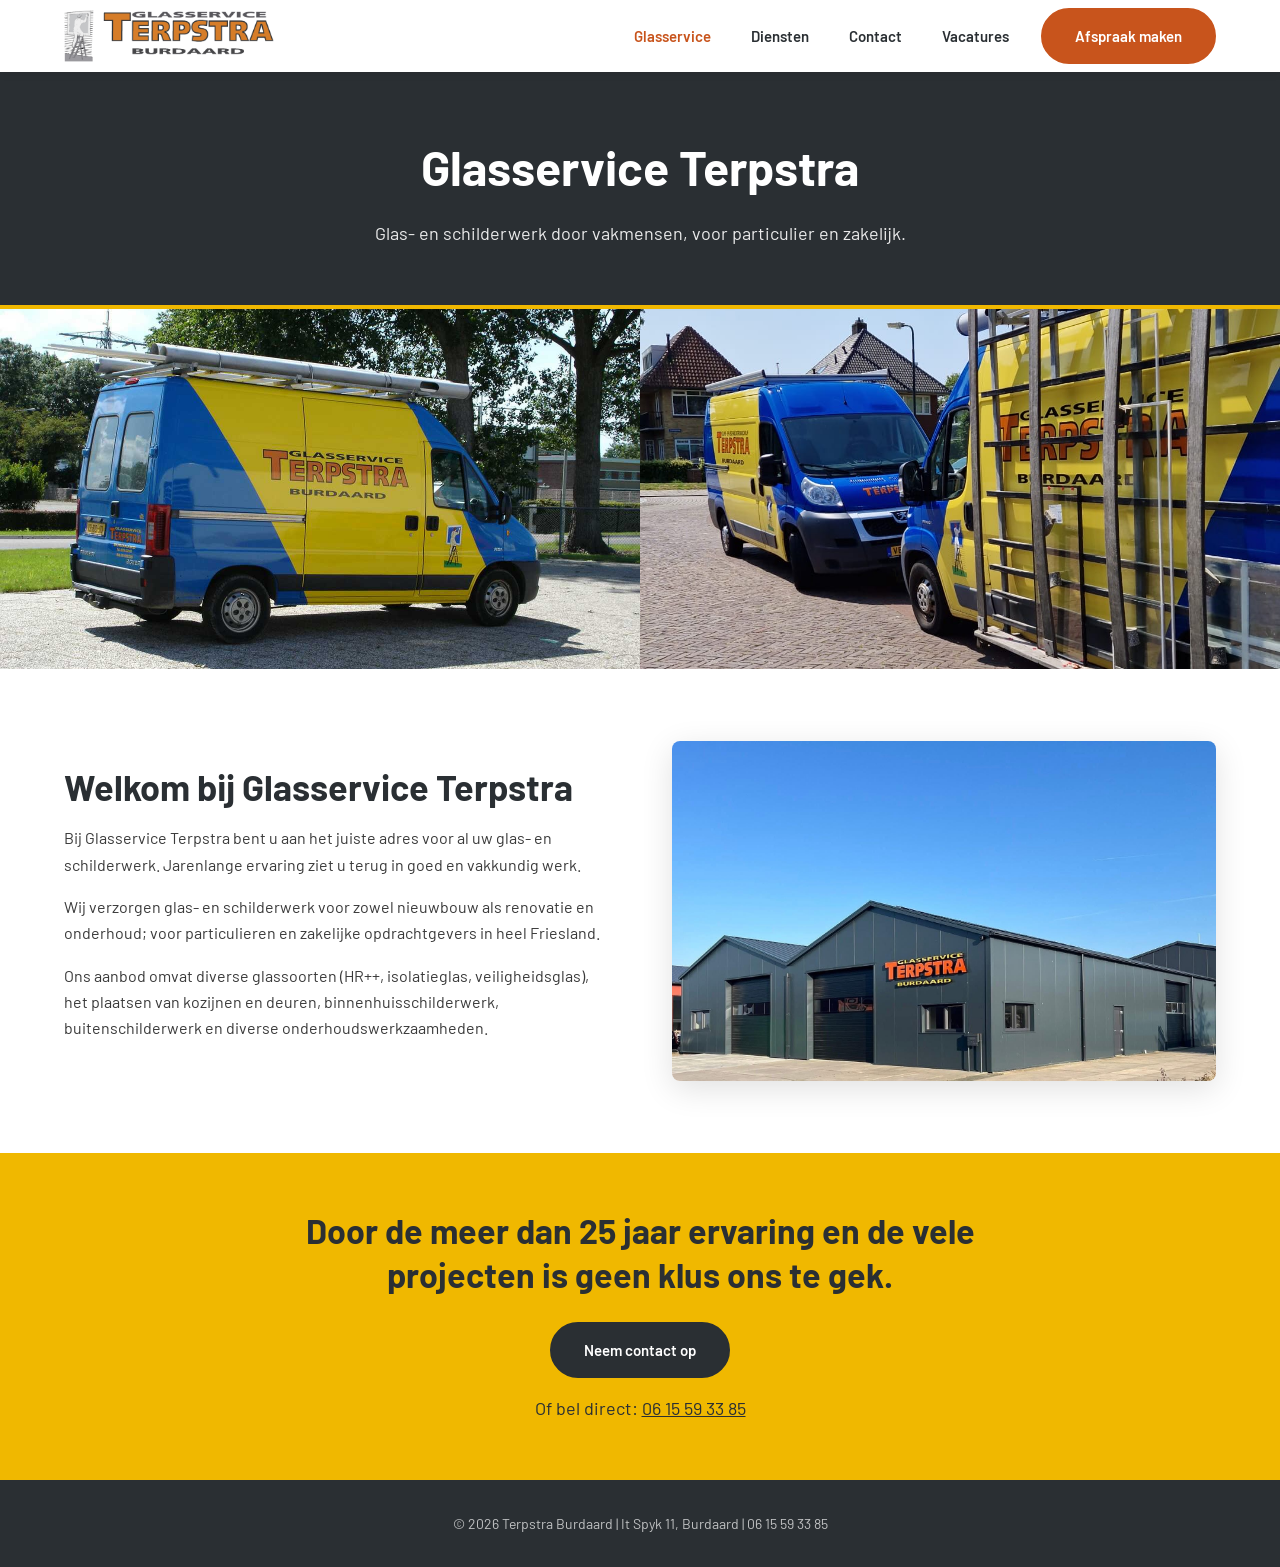
<file: index.html>
<!DOCTYPE html>
<html lang="nl">

<head>
  <meta charset="UTF-8">
  <meta name="viewport" content="width=device-width, initial-scale=1.0">
  <title> Glasservice Terpstra | Burdaard</title>
  <meta name="description"
    content=" Glasservice Terpstra in Burdaard. Meer dan 20 jaar ervaring in glas- en schilderwerk voor particulier en zakelijk.">
  <link rel="stylesheet" href="css/style.css">
</head>

<body>

  <!-- HEADER -->
  <header class="site-header">
    <div class="header-inner">
      <a href="index.html" class="site-logo">
        <img src="images/logo.jpg" alt="Terpstra Glasservice logo" width="2408" height="595">
      </a>
      <nav class="site-nav" aria-label="Hoofdnavigatie">
        <ul>
          <li><a href="index.html" class="active">Glasservice</a></li>
          <li><a href="diensten.html">Diensten</a></li>
          <li><a href="contact.html">Contact</a></li>
          <li><a href="vacatures.html">Vacatures</a></li>
          <li class="nav-cta">
            <a href="mailto:info@terpstraburdaard.nl?subject=Afspraak maken" class="btn btn--primary">Afspraak maken</a>
          </li>
        </ul>
      </nav>
      <button class="hamburger" aria-label="Menu openen" aria-expanded="false">
        <span></span>
        <span></span>
        <span></span>
      </button>
    </div>
    <nav class="mobile-nav" aria-label="Mobiele navigatie">
      <a href="index.html">Glasservice</a>
      <a href="diensten.html">Diensten</a>
      <a href="contact.html">Contact</a>
      <a href="vacatures.html">Vacatures</a>
      <a href="mailto:info@terpstraburdaard.nl?subject=Afspraak maken">Afspraak maken</a>
    </nav>
  </header>

  <!-- PAGE BANNER -->
  <div class="page-banner">
    <h1>Glasservice Terpstra</h1>
    <p>Glas- en schilderwerk door vakmensen, voor particulier en zakelijk.</p>
  </div>

  <!-- BUS FOTO'S -->
  <div style="display: flex; max-height: 360px; overflow: hidden;">
    <img src="images/bus.jpg" alt="Bedrijfsbus Glasservice Terpstra"
      style="width: 50%; height: 360px; object-fit: cover; object-position: center 15%; display: block;">
    <img src="images/bus3.jpg" alt="Bedrijfsbus Terpstra"
      style="width: 50%; height: 360px; object-fit: cover; object-position: center 40%; display: block;">
  </div>

  <!-- INTRO -->
  <section class="section">
    <div class="container">
      <div class="intro">
        <div class="intro__text">
          <h2>Welkom bij Glasservice Terpstra</h2>
          <p>Bij Glasservice Terpstra bent u aan het juiste adres voor al uw glas- en schilderwerk.
            Jarenlange ervaring ziet u terug in goed en vakkundig werk.</p>
          <p>Wij verzorgen glas- en schilderwerk voor zowel nieuwbouw als renovatie en onderhoud; voor particulieren en
            zakelijke opdrachtgevers in heel Friesland.</p>
          <p>Ons aanbod omvat diverse glassoorten (HR++, isolatieglas, veiligheidsglas), het plaatsen van kozijnen en
            deuren, binnenhuisschilderwerk, buitenschilderwerk en diverse onderhoudswerkzaamheden.</p>
        </div>
        <div class="intro__image">
          <img src="images/hero.jpg" alt="Glaswerk door Terpstra" loading="lazy">
        </div>
      </div>
    </div>
  </section>

  <!-- TAGLINE STRIP -->
  <section class="tagline-strip">
    <div class="container">
      <h2>Door de meer dan 25 jaar ervaring en de vele projecten is geen klus ons te gek.</h2>
      <a href="mailto:info@terpstraburdaard.nl?subject=Afspraak maken" class="btn btn--outline">Neem contact op</a>
      <p style="margin-top: 16px; font-size: 18px;">Of bel direct: <a href="tel:0615593385"
          style="color: inherit; text-decoration: underline;">06 15 59 33 85</a></p>
    </div>
  </section>

  <!-- FOOTER -->
  <footer class="site-footer">
    <div class="container">
      <p>&copy; <span id="year"></span> Terpstra Burdaard | It Spyk 11, Burdaard | <a href="tel:0615593385">06 15 59 33
          85</a></p>
    </div>
  </footer>

  <script>
    document.getElementById('year').textContent = new Date().getFullYear();

    const hamburger = document.querySelector('.hamburger');
    const mobileNav = document.querySelector('.mobile-nav');

    hamburger.addEventListener('click', () => {
      const isOpen = mobileNav.classList.toggle('open');
      hamburger.classList.toggle('open', isOpen);
      hamburger.setAttribute('aria-expanded', String(isOpen));
    });
  </script>
</body>

</html>
</file>
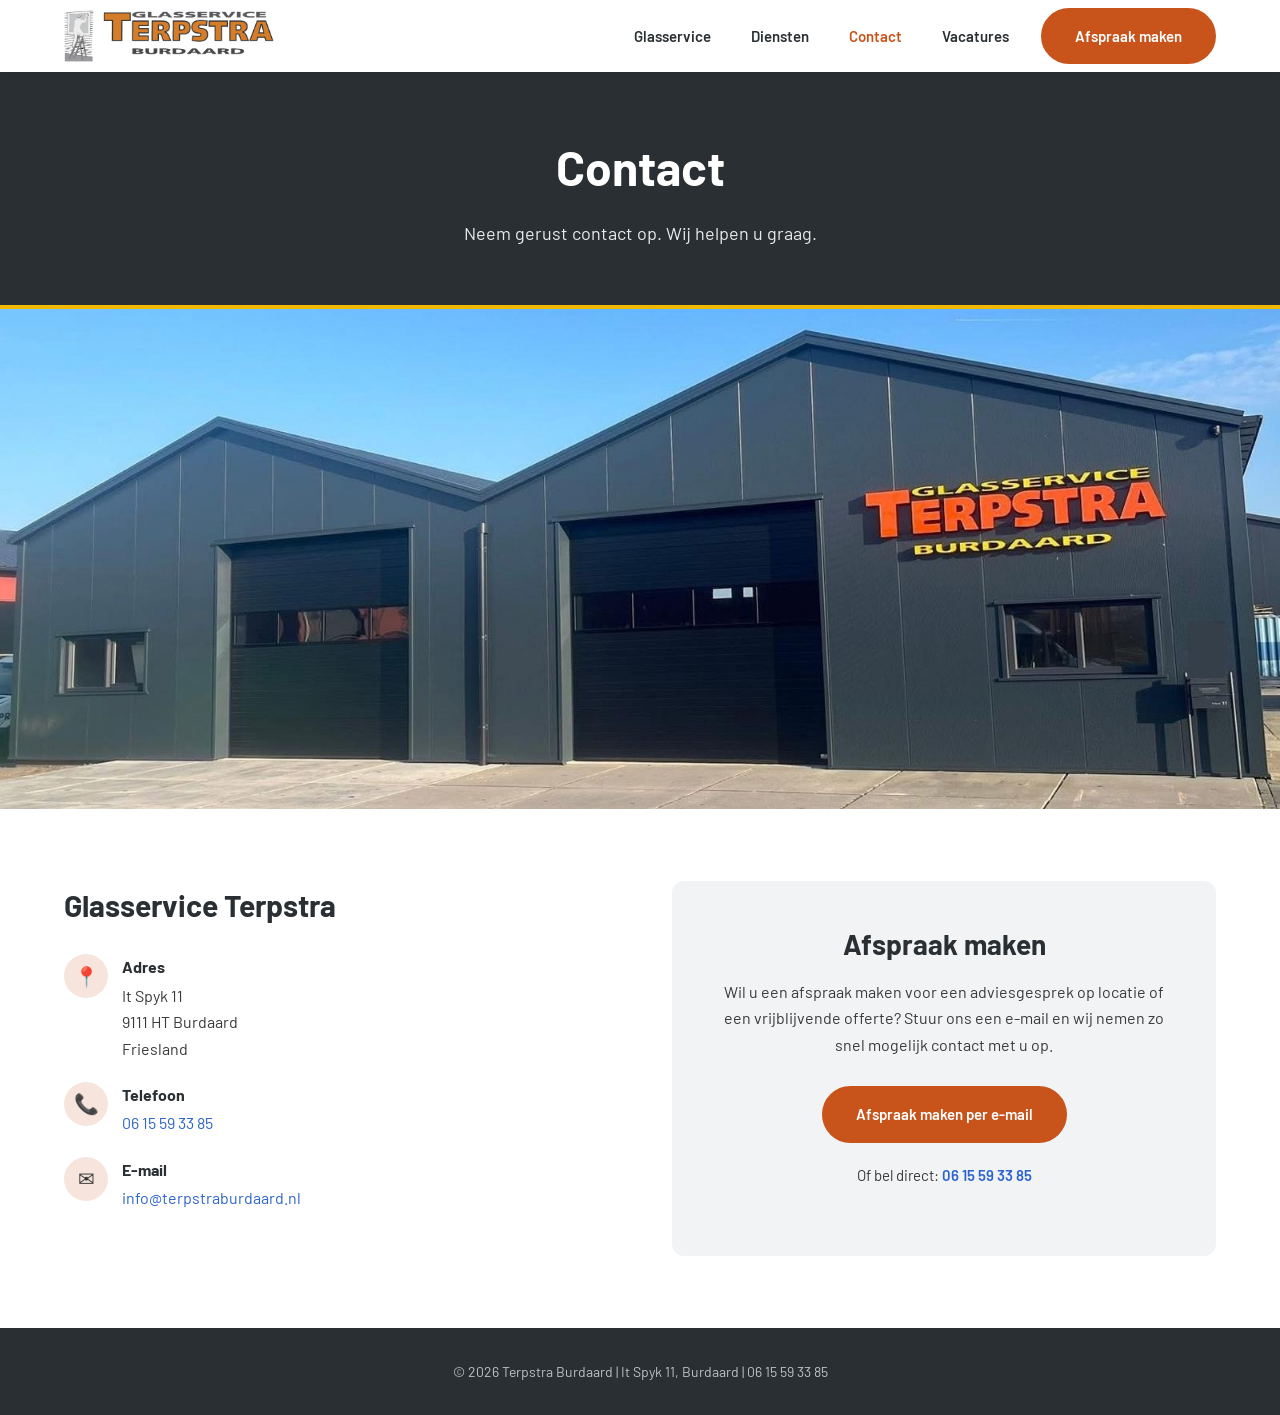
<file: contact.html>
<!DOCTYPE html>
<html lang="nl">

<head>
  <meta charset="UTF-8">
  <meta name="viewport" content="width=device-width, initial-scale=1.0">
  <title>Contact | Glasservice Terpstra</title>
  <meta name="description"
    content="Neem contact op met Glasservice Terpstra in Burdaard. Bel 06-15593385 of mail naar info@terpstraburdaard.nl.">
  <link rel="stylesheet" href="css/style.css">
</head>

<body>

  <!-- HEADER -->
  <header class="site-header">
    <div class="header-inner">
      <a href="index.html" class="site-logo">
        <img src="images/logo.jpg" alt="Terpstra Glasservice logo" width="2408" height="595">
      </a>
      <nav class="site-nav" aria-label="Hoofdnavigatie">
        <ul>
          <li><a href="index.html">Glasservice</a></li>
          <li><a href="diensten.html">Diensten</a></li>
          <li><a href="contact.html" class="active">Contact</a></li>
          <li><a href="vacatures.html">Vacatures</a></li>
          <li class="nav-cta">
            <a href="mailto:info@terpstraburdaard.nl?subject=Afspraak maken" class="btn btn--primary">Afspraak maken</a>
          </li>
        </ul>
      </nav>
      <button class="hamburger" aria-label="Menu openen" aria-expanded="false">
        <span></span>
        <span></span>
        <span></span>
      </button>
    </div>
    <nav class="mobile-nav" aria-label="Mobiele navigatie">
      <a href="index.html">Glasservice</a>
      <a href="diensten.html">Diensten</a>
      <a href="contact.html">Contact</a>
      <a href="vacatures.html">Vacatures</a>
      <a href="mailto:info@terpstraburdaard.nl?subject=Afspraak maken">Afspraak maken</a>
    </nav>
  </header>

  <!-- PAGE BANNER -->
  <div class="page-banner">
    <h1>Contact</h1>
    <p>Neem gerust contact op. Wij helpen u graag.</p>
  </div>

  <!-- PAND FOTO -->
  <div style="max-height: 500px; overflow: hidden;">
    <img src="images/pand.jpg" alt="Glasservice Terpstra werkplaats in Burdaard"
      style="width: 100%; height: 500px; object-fit: cover; object-position: center 40%; display: block;">
  </div>

  <!-- CONTACT SECTIE -->
  <section class="section">
    <div class="container">
      <div class="contact-grid">

        <!-- Contactgegevens -->
        <div class="contact-info">
          <h2>Glasservice Terpstra</h2>

          <div class="contact-detail">
            <div class="contact-detail__icon" aria-hidden="true">&#128205;</div>
            <div class="contact-detail__text">
              <strong>Adres</strong>
              It Spyk 11<br>
              9111 HT Burdaard<br>
              Friesland
            </div>
          </div>

          <div class="contact-detail">
            <div class="contact-detail__icon" aria-hidden="true">&#128222;</div>
            <div class="contact-detail__text">
              <strong>Telefoon</strong>
              <a href="tel:0615593385">06 15 59 33 85</a>
            </div>
          </div>

          <div class="contact-detail">
            <div class="contact-detail__icon" aria-hidden="true">&#9993;</div>
            <div class="contact-detail__text">
              <strong>E-mail</strong>
              <a href="mailto:info@terpstraburdaard.nl">info@terpstraburdaard.nl</a>
            </div>
          </div>
        </div>

        <!-- CTA -->
        <div class="contact-cta">
          <h2>Afspraak maken</h2>
          <p>Wil u een afspraak maken voor een adviesgesprek op locatie of een vrijblijvende offerte? Stuur ons een
            e-mail en wij nemen zo snel mogelijk contact met u op.</p>
          <a href="mailto:info@terpstraburdaard.nl?subject=Afspraak maken" class="btn btn--primary">Afspraak maken per
            e-mail</a>
          <p style="margin-top: 20px; font-size: 15px;">Of bel direct: <a href="tel:0615593385"
              style="color: var(--blue); font-weight: 600;">06 15 59 33 85</a></p>
        </div>

      </div>
    </div>
  </section>

  <!-- FOOTER -->
  <footer class="site-footer">
    <div class="container">
      <p>&copy; <span id="year"></span> Terpstra Burdaard | It Spyk 11, Burdaard | <a href="tel:0615593385">06 15 59 33
          85</a></p>
    </div>
  </footer>

  <script>
    document.getElementById('year').textContent = new Date().getFullYear();

    const hamburger = document.querySelector('.hamburger');
    const mobileNav = document.querySelector('.mobile-nav');

    hamburger.addEventListener('click', () => {
      const isOpen = mobileNav.classList.toggle('open');
      hamburger.classList.toggle('open', isOpen);
      hamburger.setAttribute('aria-expanded', String(isOpen));
    });
  </script>
</body>

</html>
</file>
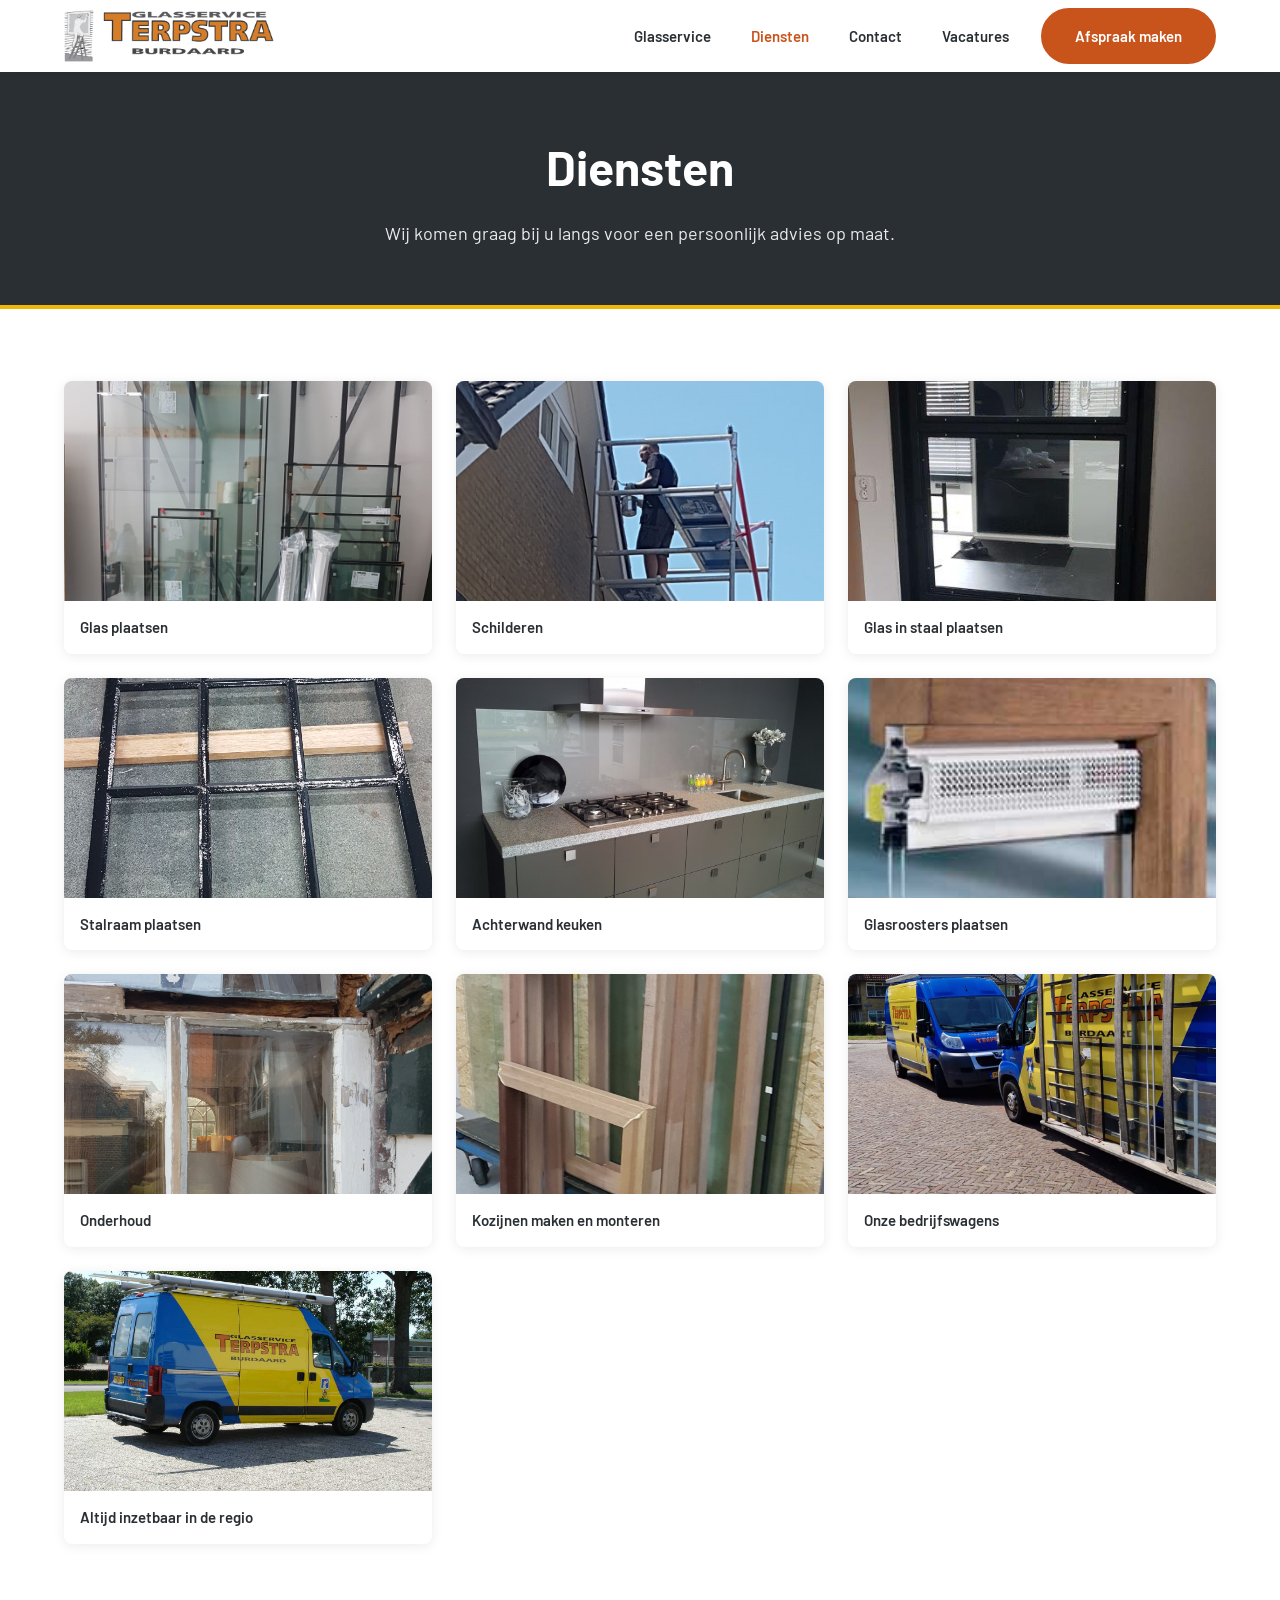
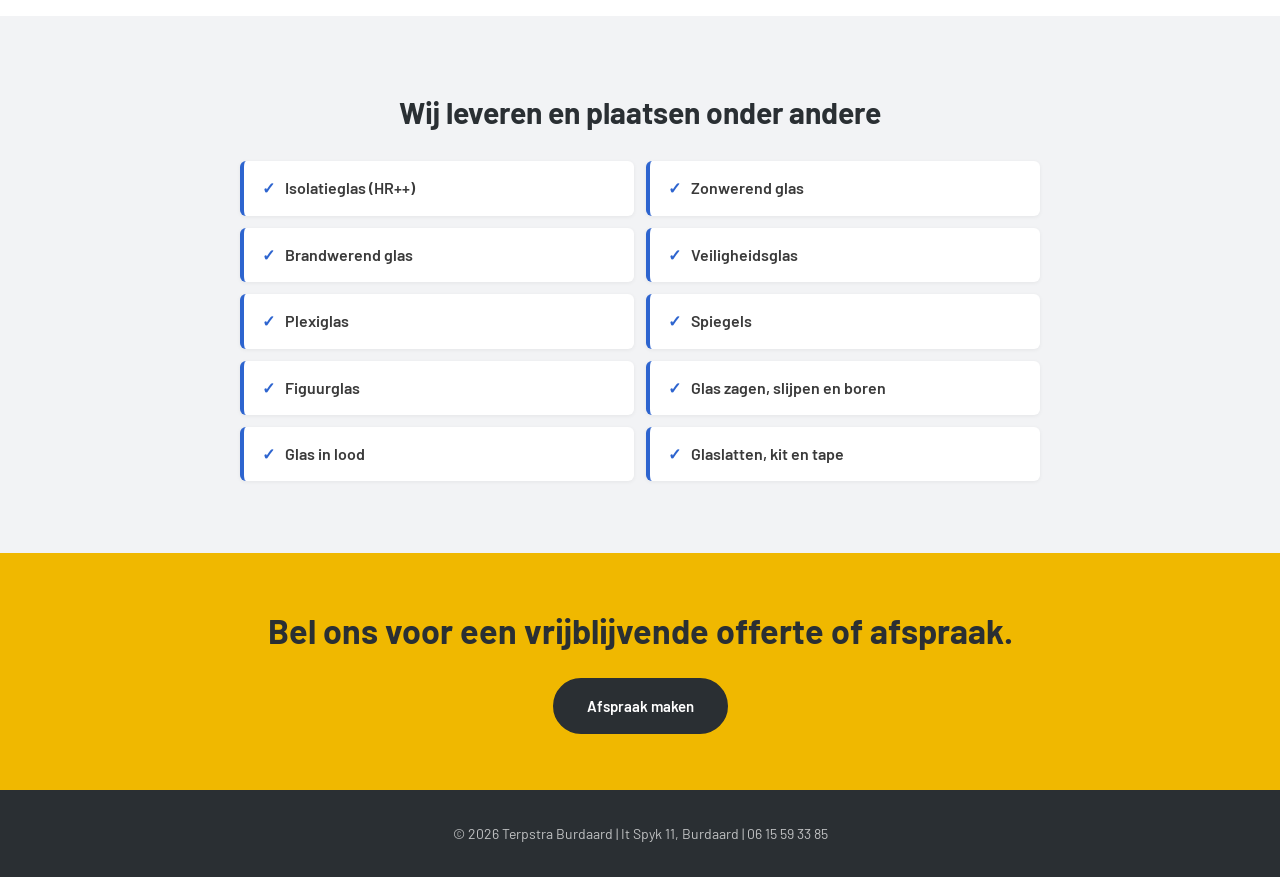
<file: diensten.html>
<!DOCTYPE html>
<html lang="nl">

<head>
  <meta charset="UTF-8">
  <meta name="viewport" content="width=device-width, initial-scale=1.0">
  <title>Diensten | Glasservice Terpstra</title>
  <meta name="description"
    content="Bekijk het volledige dienstenaanbod van Glasservice Terpstra: glasplaatsing, schilderwerk, kozijnen, onderhoud en meer.">
  <link rel="stylesheet" href="css/style.css">
</head>

<body>

  <!-- HEADER -->
  <header class="site-header">
    <div class="header-inner">
      <a href="index.html" class="site-logo">
        <img src="images/logo.jpg" alt="Terpstra Glasservice logo" width="2408" height="595">
      </a>
      <nav class="site-nav" aria-label="Hoofdnavigatie">
        <ul>
          <li><a href="index.html">Glasservice</a></li>
          <li><a href="diensten.html" class="active">Diensten</a></li>
          <li><a href="contact.html">Contact</a></li>
          <li><a href="vacatures.html">Vacatures</a></li>
          <li class="nav-cta">
            <a href="mailto:info@terpstraburdaard.nl?subject=Afspraak maken" class="btn btn--primary">Afspraak maken</a>
          </li>
        </ul>
      </nav>
      <button class="hamburger" aria-label="Menu openen" aria-expanded="false">
        <span></span>
        <span></span>
        <span></span>
      </button>
    </div>
    <nav class="mobile-nav" aria-label="Mobiele navigatie">
      <a href="index.html">Glasservice</a>
      <a href="diensten.html">Diensten</a>
      <a href="contact.html">Contact</a>
      <a href="vacatures.html">Vacatures</a>
      <a href="mailto:info@terpstraburdaard.nl?subject=Afspraak maken">Afspraak maken</a>
    </nav>
  </header>

  <!-- PAGE BANNER -->
  <div class="page-banner">
    <h1>Diensten</h1>
    <p>Wij komen graag bij u langs voor een persoonlijk advies op maat.</p>
  </div>

  <!-- FOTO GRID -->
  <section class="section">
    <div class="container">
      <div class="foto-grid">
        <article class="foto-card">
          <img src="images/diensten/d1.jpg" alt="Glas plaatsen" loading="lazy">
          <div class="foto-card__label">Glas plaatsen</div>
        </article>
        <article class="foto-card">
          <img src="images/diensten/d2.jpg" alt="Schilderen" loading="lazy">
          <div class="foto-card__label">Schilderen</div>
        </article>
        <article class="foto-card">
          <img src="images/diensten/d3.jpg" alt="Glas in staal plaatsen" loading="lazy">
          <div class="foto-card__label">Glas in staal plaatsen</div>
        </article>
        <article class="foto-card">
          <img src="images/diensten/d4.jpg" alt="Stalraam plaatsen" loading="lazy">
          <div class="foto-card__label">Stalraam plaatsen</div>
        </article>
        <article class="foto-card">
          <img src="images/diensten/d5.jpg" alt="Achterwand keuken glas plaatsen" loading="lazy">
          <div class="foto-card__label">Achterwand keuken</div>
        </article>
        <article class="foto-card">
          <img src="images/diensten/d6.jpg" alt="Glasroosters plaatsen" loading="lazy">
          <div class="foto-card__label">Glasroosters plaatsen</div>
        </article>
        <article class="foto-card">
          <img src="images/diensten/d7.jpg" alt="Onderhoud" loading="lazy">
          <div class="foto-card__label">Onderhoud</div>
        </article>
        <article class="foto-card">
          <img src="images/diensten/d8.jpg" alt="Kozijnen maken en monteren" loading="lazy">
          <div class="foto-card__label">Kozijnen maken en monteren</div>
        </article>
        <article class="foto-card">
          <img src="images/diensten/d10.jpg" alt="Bedrijfswagens Glasservice Terpstra" loading="lazy">
          <div class="foto-card__label">Onze bedrijfswagens</div>
        </article>
        <article class="foto-card">
          <img src="images/diensten/d11.jpg" alt="Glasservice Terpstra bedrijfsbus" loading="lazy">
          <div class="foto-card__label">Altijd inzetbaar in de regio</div>
        </article>
      </div>
    </div>
  </section>

  <!-- GLASSOORTEN -->
  <section class="section section--gray">
    <div class="container">
      <div class="glassoorten">
        <h2>Wij leveren en plaatsen onder andere</h2>
        <ul>
          <li>Isolatieglas (HR++)</li>
          <li>Zonwerend glas</li>
          <li>Brandwerend glas</li>
          <li>Veiligheidsglas</li>
          <li>Plexiglas</li>
          <li>Spiegels</li>
          <li>Figuurglas</li>
          <li>Glas zagen, slijpen en boren</li>
          <li>Glas in lood</li>
          <li>Glaslatten, kit en tape</li>
        </ul>
      </div>
    </div>
  </section>

  <!-- CTA -->
  <section class="tagline-strip">
    <div class="container">
      <h2>Bel ons voor een vrijblijvende offerte of afspraak.</h2>
      <a href="mailto:info@terpstraburdaard.nl?subject=Afspraak maken" class="btn btn--outline">Afspraak maken</a>
    </div>
  </section>

  <!-- FOOTER -->
  <footer class="site-footer">
    <div class="container">
      <p>&copy; <span id="year"></span> Terpstra Burdaard | It Spyk 11, Burdaard | <a href="tel:0615593385">06 15 59 33
          85</a></p>
    </div>
  </footer>

  <script>
    document.getElementById('year').textContent = new Date().getFullYear();

    const hamburger = document.querySelector('.hamburger');
    const mobileNav = document.querySelector('.mobile-nav');

    hamburger.addEventListener('click', () => {
      const isOpen = mobileNav.classList.toggle('open');
      hamburger.classList.toggle('open', isOpen);
      hamburger.setAttribute('aria-expanded', String(isOpen));
    });
  </script>
</body>

</html>
</file>
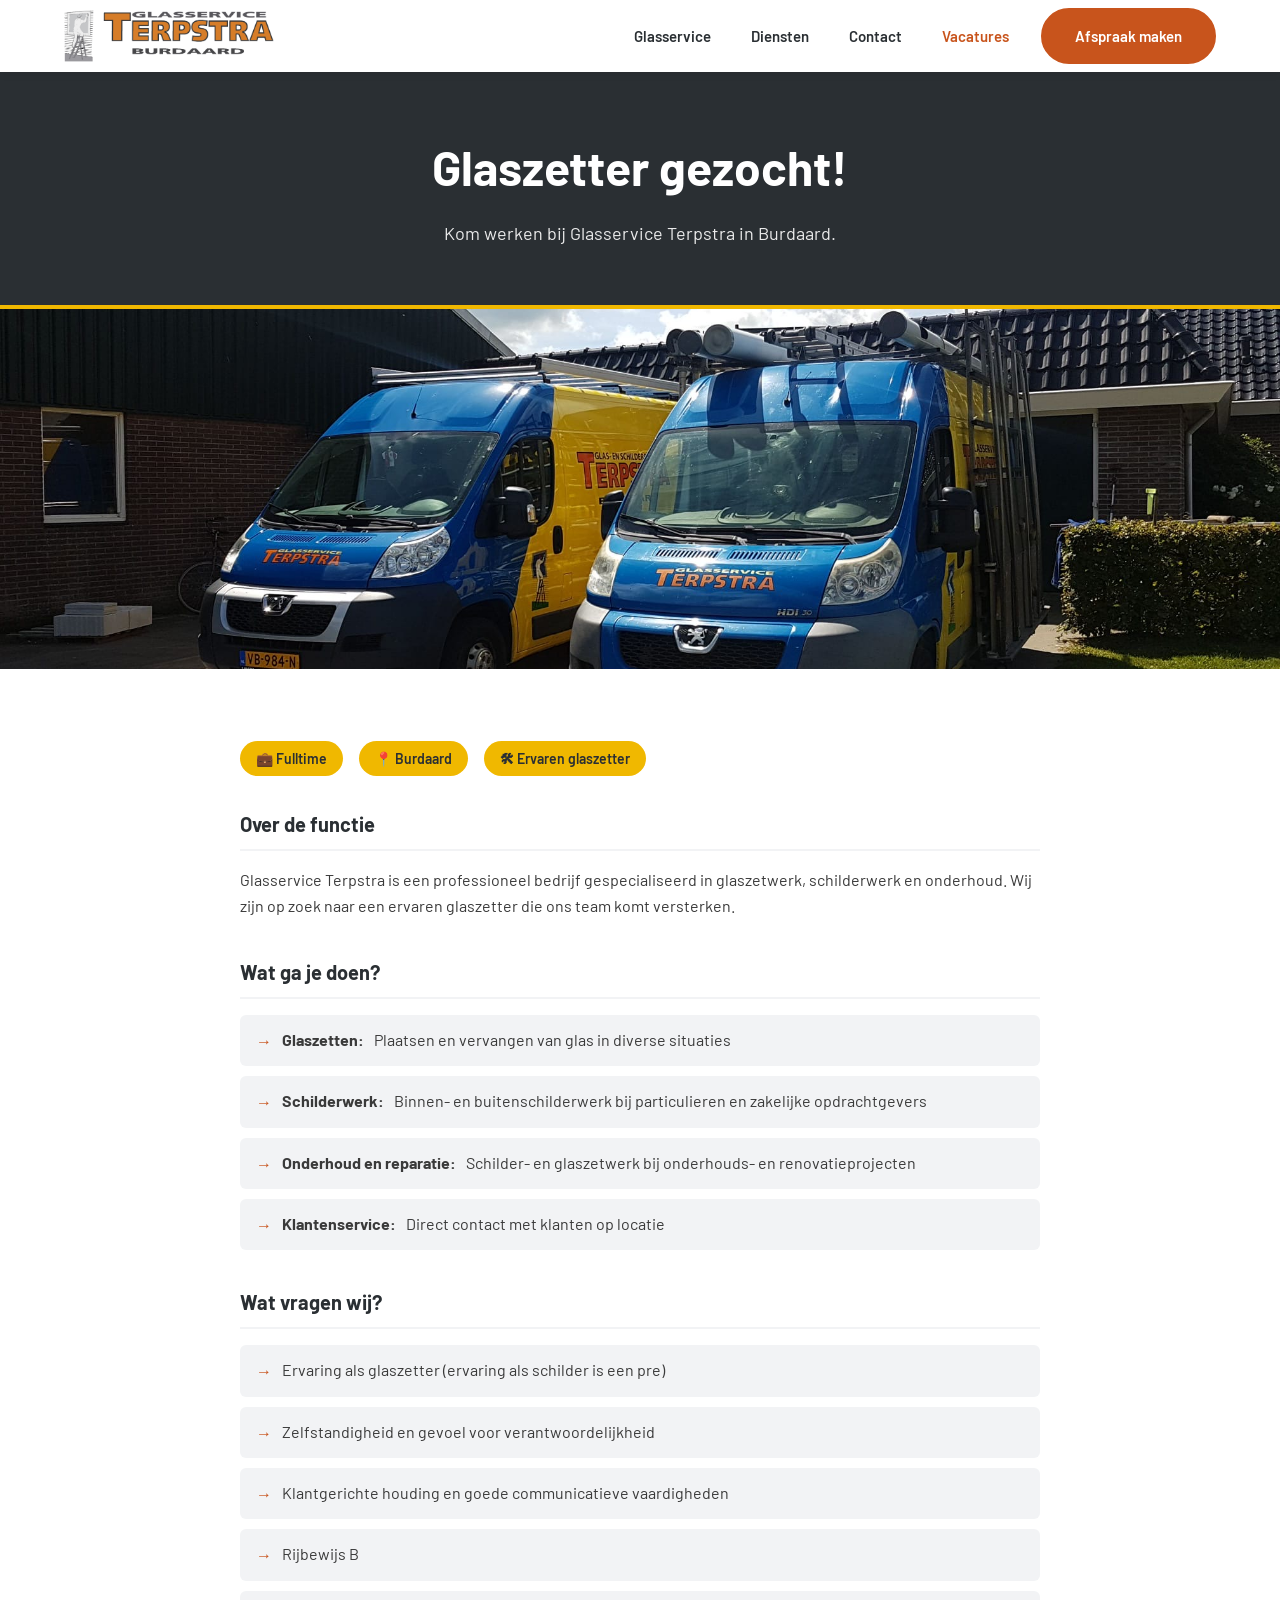
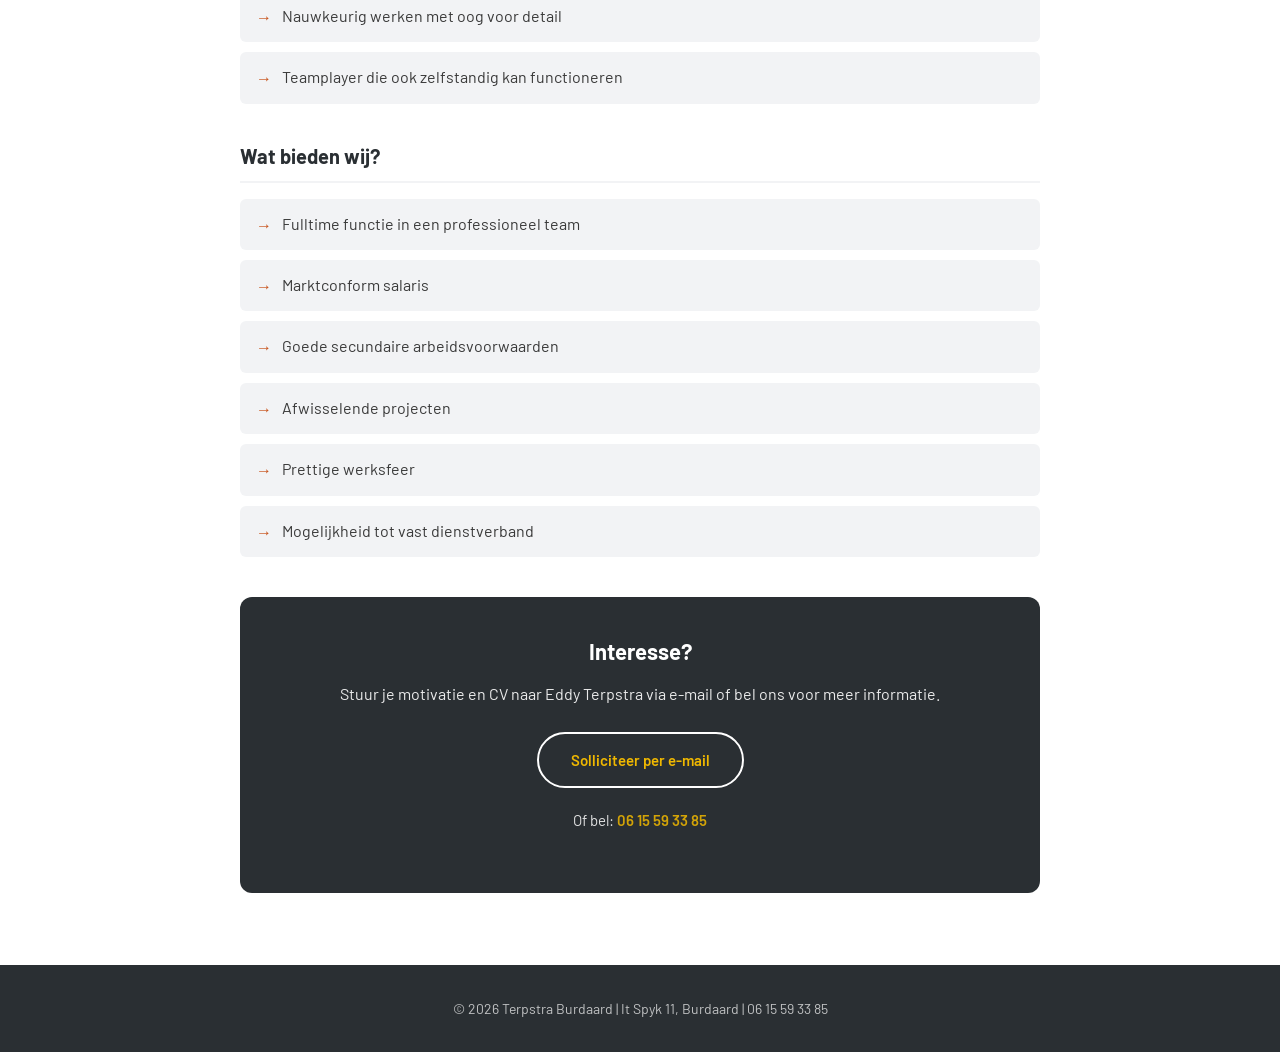
<file: vacatures.html>
<!DOCTYPE html>
<html lang="nl">

<head>
  <meta charset="UTF-8">
  <meta name="viewport" content="width=device-width, initial-scale=1.0">
  <title>Vacatures | Glasservice Terpstra</title>
  <meta name="description"
    content="Glasservice Terpstra zoekt een ervaren glaszetter. Solliciteer per e-mail of bel 06-15593385.">
  <link rel="stylesheet" href="css/style.css">
</head>

<body>

  <!-- HEADER -->
  <header class="site-header">
    <div class="header-inner">
      <a href="index.html" class="site-logo">
        <img src="images/logo.jpg" alt="Terpstra Glasservice logo" width="2408" height="595">
      </a>
      <nav class="site-nav" aria-label="Hoofdnavigatie">
        <ul>
          <li><a href="index.html">Glasservice</a></li>
          <li><a href="diensten.html">Diensten</a></li>
          <li><a href="contact.html">Contact</a></li>
          <li><a href="vacatures.html" class="active">Vacatures</a></li>
          <li class="nav-cta">
            <a href="mailto:info@terpstraburdaard.nl?subject=Afspraak maken" class="btn btn--primary">Afspraak maken</a>
          </li>
        </ul>
      </nav>
      <button class="hamburger" aria-label="Menu openen" aria-expanded="false">
        <span></span>
        <span></span>
        <span></span>
      </button>
    </div>
    <nav class="mobile-nav" aria-label="Mobiele navigatie">
      <a href="index.html">Glasservice</a>
      <a href="diensten.html">Diensten</a>
      <a href="contact.html">Contact</a>
      <a href="vacatures.html">Vacatures</a>
      <a href="mailto:info@terpstraburdaard.nl?subject=Afspraak maken">Afspraak maken</a>
    </nav>
  </header>

  <!-- PAGE BANNER -->
  <div class="page-banner">
    <h1>Glaszetter gezocht!</h1>
    <p>Kom werken bij Glasservice Terpstra in Burdaard.</p>
  </div>

  <!-- BUS FOTO -->
  <div style="max-height: 360px; overflow: hidden;">
    <img src="images/bus2.jpg" alt="Bedrijfsbus met glasrek"
      style="width: 100%; height: 360px; object-fit: cover; object-position: center; display: block;">
  </div>

  <!-- VACATURE INHOUD -->
  <section class="section">
    <div class="container">
      <div class="vacature-card">

        <!-- Meta badges -->
        <div class="vacature-meta">
          <span class="badge">&#128188; Fulltime</span>
          <span class="badge">&#128205; Burdaard</span>
          <span class="badge">&#128736; Ervaren glaszetter</span>
        </div>

        <!-- Intro -->
        <div class="vacature-section">
          <h2>Over de functie</h2>
          <p>Glasservice Terpstra is een professioneel bedrijf gespecialiseerd in glaszetwerk, schilderwerk en
            onderhoud. Wij zijn op zoek naar een ervaren glaszetter die ons team komt versterken.</p>
        </div>

        <!-- Taken -->
        <div class="vacature-section">
          <h2>Wat ga je doen?</h2>
          <ul>
            <li><strong>Glaszetten:</strong> Plaatsen en vervangen van glas in diverse situaties</li>
            <li><strong>Schilderwerk:</strong> Binnen- en buitenschilderwerk bij particulieren en zakelijke
              opdrachtgevers</li>
            <li><strong>Onderhoud en reparatie:</strong> Schilder- en glaszetwerk bij onderhouds- en renovatieprojecten
            </li>
            <li><strong>Klantenservice:</strong> Direct contact met klanten op locatie</li>
          </ul>
        </div>

        <!-- Vereisten -->
        <div class="vacature-section">
          <h2>Wat vragen wij?</h2>
          <ul>
            <li>Ervaring als glaszetter (ervaring als schilder is een pre)</li>
            <li>Zelfstandigheid en gevoel voor verantwoordelijkheid</li>
            <li>Klantgerichte houding en goede communicatieve vaardigheden</li>
            <li>Rijbewijs B</li>
            <li>Nauwkeurig werken met oog voor detail</li>
            <li>Teamplayer die ook zelfstandig kan functioneren</li>
          </ul>
        </div>

        <!-- Aanbod -->
        <div class="vacature-section">
          <h2>Wat bieden wij?</h2>
          <ul>
            <li>Fulltime functie in een professioneel team</li>
            <li>Marktconform salaris</li>
            <li>Goede secundaire arbeidsvoorwaarden</li>
            <li>Afwisselende projecten</li>
            <li>Prettige werksfeer</li>
            <li>Mogelijkheid tot vast dienstverband</li>
          </ul>
        </div>

        <!-- Solliciteren -->
        <div class="vacature-apply">
          <h2>Interesse?</h2>
          <p>Stuur je motivatie en CV naar Eddy Terpstra via e-mail of bel ons voor meer informatie.</p>
          <a href="mailto:info@terpstraburdaard.nl?subject=Sollicitatie Glaszetter"
            class="btn btn--outline-white">Solliciteer per e-mail</a>
          <p style="margin-top: 20px; font-size: 15px; opacity: 0.85;">Of bel: <a href="tel:0615593385">06 15 59 33
              85</a></p>
        </div>

      </div>
    </div>
  </section>

  <!-- FOOTER -->
  <footer class="site-footer">
    <div class="container">
      <p>&copy; <span id="year"></span> Terpstra Burdaard | It Spyk 11, Burdaard | <a href="tel:0615593385">06 15 59 33
          85</a></p>
    </div>
  </footer>

  <script>
    document.getElementById('year').textContent = new Date().getFullYear();

    const hamburger = document.querySelector('.hamburger');
    const mobileNav = document.querySelector('.mobile-nav');

    hamburger.addEventListener('click', () => {
      const isOpen = mobileNav.classList.toggle('open');
      hamburger.classList.toggle('open', isOpen);
      hamburger.setAttribute('aria-expanded', String(isOpen));
    });
  </script>
</body>

</html>
</file>
<file: css/style.css>
@import url('https://fonts.googleapis.com/css2?family=Barlow:wght@400;600;700&display=swap');

/* ========================================
   RESET & BASE
   ======================================== */
*, *::before, *::after {
  box-sizing: border-box;
  margin: 0;
  padding: 0;
}

:root {
  --orange:     #c8541c;  /* "TERPSTRA" — primaire CTA-kleur */
  --orange-hover: #a8440e;
  --yellow:     #f0b800;  /* "GLASSERVICE" / "BURDAARD" — accent */
  --blue:       #2d64cf;  /* blauw van de bedrijfsbussen */
  --dark:       #2a2f33;  /* antraciet gebouw — donkere secties */
  --charcoal:   #3a3a3a;
  --bg-light:   #f2f3f5;
  --white:      #ffffff;
  --max-width:  1200px;
}

html {
  scroll-behavior: smooth;
}

body {
  font-family: 'Barlow', sans-serif;
  font-size: 16px;
  color: var(--charcoal);
  background: var(--white);
  line-height: 1.65;
}

img {
  max-width: 100%;
  height: auto;
  display: block;
}

a {
  color: inherit;
  text-decoration: none;
}

ul {
  list-style: none;
}

/* ========================================
   LAYOUT HELPERS
   ======================================== */
.container {
  max-width: var(--max-width);
  margin: 0 auto;
  padding: 0 24px;
}

.section {
  padding: 72px 0;
}

.section--gray {
  background: var(--bg-light);
}

/* ========================================
   BUTTONS
   ======================================== */
.btn {
  display: inline-block;
  padding: 14px 32px;
  border-radius: 50px;
  font-family: 'Barlow', sans-serif;
  font-size: 15px;
  font-weight: 600;
  cursor: pointer;
  transition: background 0.2s, color 0.2s, border-color 0.2s;
  text-align: center;
}

.btn--primary {
  background: var(--orange);
  color: var(--white);
  border: 2px solid var(--orange);
}

.btn--primary:hover {
  background: var(--orange-hover);
  border-color: var(--orange-hover);
}

.btn--outline {
  background: var(--dark);
  color: var(--white);
  border: 2px solid var(--dark);
}

.btn--outline:hover {
  background: transparent;
  color: var(--dark);
}

/* Outline wit — voor gebruik op donkere achtergronden (hero, vacature-apply) */
.btn--outline-white {
  background: transparent;
  color: var(--white);
  border: 2px solid var(--white);
}

.btn--outline-white:hover {
  background: var(--white);
  color: var(--dark);
}

/* ========================================
   HEADER / NAVIGATION
   ======================================== */
.site-header {
  position: sticky;
  top: 0;
  z-index: 100;
  background: var(--white);
  box-shadow: 0 2px 8px rgba(0,0,0,0.08);
}

.header-inner {
  display: flex;
  align-items: center;
  justify-content: space-between;
  height: 72px;
  max-width: var(--max-width);
  margin: 0 auto;
  padding: 0 24px;
}

.site-logo img {
  height: 52px;
  width: auto;
}

.site-nav ul {
  display: flex;
  align-items: center;
  gap: 8px;
}

.site-nav a:not(.btn) {
  padding: 8px 16px;
  border-radius: 4px;
  font-weight: 600;
  font-size: 15px;
  color: var(--dark);
  transition: color 0.2s;
}

.site-nav a:not(.btn):hover,
.site-nav a:not(.btn).active {
  color: var(--orange);
}

.site-nav .btn--primary {
  color: var(--white);
}

.site-nav .nav-cta {
  margin-left: 8px;
}

/* Hamburger */
.hamburger {
  display: none;
  flex-direction: column;
  gap: 5px;
  background: none;
  border: none;
  cursor: pointer;
  padding: 4px;
}

.hamburger span {
  display: block;
  width: 26px;
  height: 2px;
  background: var(--dark);
  border-radius: 2px;
  transition: transform 0.3s, opacity 0.3s;
}

.hamburger.open span:nth-child(1) { transform: translateY(7px) rotate(45deg); }
.hamburger.open span:nth-child(2) { opacity: 0; }
.hamburger.open span:nth-child(3) { transform: translateY(-7px) rotate(-45deg); }

/* Mobile nav */
.mobile-nav {
  display: none;
  flex-direction: column;
  background: var(--white);
  border-top: 1px solid #e5e7ea;
  padding: 16px 24px 24px;
  gap: 4px;
}

.mobile-nav.open {
  display: flex;
}

.mobile-nav a {
  padding: 12px 0;
  font-size: 16px;
  font-weight: 600;
  color: var(--dark);
  border-bottom: 1px solid #f0f0f0;
}

.mobile-nav a:last-child {
  border-bottom: none;
}

.mobile-nav a:hover {
  color: var(--orange);
}

/* ========================================
   PAGE BANNER (Diensten, Contact etc.)
   ======================================== */
.page-banner {
  background: var(--dark);
  color: var(--white);
  padding: 56px 24px;
  text-align: center;
  border-bottom: 4px solid var(--yellow);
}

.page-banner h1 {
  font-size: clamp(28px, 4vw, 48px);
  font-weight: 700;
}

.page-banner p {
  font-size: 18px;
  margin-top: 12px;
  opacity: 0.9;
}

/* ========================================
   HOME: INTRO SECTION
   ======================================== */
.intro {
  display: grid;
  grid-template-columns: 1fr 1fr;
  gap: 64px;
  align-items: center;
}

.intro__text h2 {
  font-size: clamp(22px, 3vw, 36px);
  font-weight: 700;
  color: var(--dark);
  margin-bottom: 16px;
  line-height: 1.25;
}

.intro__text p {
  margin-bottom: 16px;
  color: var(--charcoal);
}

.intro__image img {
  border-radius: 8px;
  box-shadow: 0 8px 32px rgba(0,0,0,0.12);
  width: 100%;
  max-height: 480px;
  object-fit: cover;
}

/* ========================================
   HOME: TAGLINE STRIP
   ======================================== */
.tagline-strip {
  background: var(--yellow);
  color: var(--dark);
  text-align: center;
  padding: 56px 24px;
}

.tagline-strip h2 {
  font-size: clamp(20px, 3vw, 34px);
  font-weight: 700;
  max-width: 800px;
  margin: 0 auto 24px;
  line-height: 1.3;
}

/* ========================================
   DIENSTEN: FOTO GRID
   ======================================== */
.diensten-intro {
  text-align: center;
  max-width: 700px;
  margin: 0 auto 56px;
}

.diensten-intro p {
  font-size: 18px;
  color: var(--charcoal);
}

.foto-grid {
  display: grid;
  grid-template-columns: repeat(3, 1fr);
  gap: 24px;
}

.foto-card {
  background: var(--white);
  border-radius: 8px;
  overflow: hidden;
  box-shadow: 0 2px 12px rgba(0,0,0,0.08);
  transition: transform 0.2s, box-shadow 0.2s;
}

.foto-card:hover {
  transform: translateY(-4px);
  box-shadow: 0 8px 24px rgba(0,0,0,0.14);
}

.foto-card img {
  width: 100%;
  height: 220px;
  object-fit: cover;
}

.foto-card__label {
  padding: 14px 16px;
  font-weight: 600;
  font-size: 15px;
  color: var(--dark);
}

/* ========================================
   DIENSTEN: GLASSOORTEN LIJST
   ======================================== */
.glassoorten {
  max-width: 800px;
  margin: 0 auto;
}

.glassoorten h2 {
  font-size: clamp(20px, 3vw, 30px);
  font-weight: 700;
  color: var(--dark);
  margin-bottom: 24px;
  text-align: center;
}

.glassoorten ul {
  display: grid;
  grid-template-columns: repeat(2, 1fr);
  gap: 12px;
}

.glassoorten li {
  display: flex;
  align-items: center;
  gap: 10px;
  padding: 14px 18px;
  background: var(--white);
  border-radius: 6px;
  border-left: 4px solid var(--blue);
  font-weight: 600;
  box-shadow: 0 1px 4px rgba(0,0,0,0.06);
}

.glassoorten li::before {
  content: '✓';
  color: var(--blue);
  font-weight: 700;
  flex-shrink: 0;
}

/* ========================================
   CONTACT
   ======================================== */
.contact-grid {
  display: grid;
  grid-template-columns: 1fr 1fr;
  gap: 64px;
  align-items: start;
}

.contact-info h2 {
  font-size: clamp(20px, 3vw, 30px);
  font-weight: 700;
  color: var(--dark);
  margin-bottom: 24px;
}

.contact-detail {
  display: flex;
  align-items: flex-start;
  gap: 14px;
  margin-bottom: 20px;
}

.contact-detail__icon {
  width: 44px;
  height: 44px;
  background: rgba(200, 84, 28, 0.15);
  border-radius: 50%;
  display: flex;
  align-items: center;
  justify-content: center;
  font-size: 20px;
  flex-shrink: 0;
}

.contact-detail__text strong {
  display: block;
  font-weight: 700;
  color: var(--dark);
  margin-bottom: 2px;
}

.contact-detail__text a {
  color: var(--blue);
  text-decoration: underline;
  text-decoration-color: transparent;
  transition: text-decoration-color 0.2s;
}

.contact-detail__text a:hover {
  text-decoration-color: var(--blue);
}

.contact-cta {
  background: var(--bg-light);
  border-radius: 12px;
  padding: 40px;
  text-align: center;
}

.contact-cta h2 {
  font-size: clamp(20px, 3vw, 28px);
  font-weight: 700;
  color: var(--dark);
  margin-bottom: 12px;
}

.contact-cta p {
  margin-bottom: 28px;
  color: var(--charcoal);
}

/* ========================================
   VACATURES
   ======================================== */
.vacature-card {
  max-width: 800px;
  margin: 0 auto;
}

.vacature-meta {
  display: flex;
  gap: 16px;
  flex-wrap: wrap;
  margin-bottom: 32px;
}

.badge {
  display: inline-flex;
  align-items: center;
  gap: 6px;
  padding: 6px 16px;
  border-radius: 50px;
  background: var(--yellow);
  color: var(--dark);
  font-size: 14px;
  font-weight: 600;
}

.vacature-section {
  margin-bottom: 36px;
}

.vacature-section h2 {
  font-size: 20px;
  font-weight: 700;
  color: var(--dark);
  margin-bottom: 16px;
  padding-bottom: 8px;
  border-bottom: 2px solid var(--bg-light);
}

.vacature-section ul {
  display: flex;
  flex-direction: column;
  gap: 10px;
}

.vacature-section li {
  display: flex;
  align-items: flex-start;
  gap: 10px;
  padding: 12px 16px;
  background: var(--bg-light);
  border-radius: 6px;
}

.vacature-section li::before {
  content: '→';
  color: var(--orange);
  font-weight: 700;
  flex-shrink: 0;
  margin-top: 1px;
}

.vacature-apply {
  background: var(--dark);
  color: var(--white);
  border-radius: 12px;
  padding: 36px;
  margin-top: 40px;
  text-align: center;
}

.vacature-apply h2 {
  font-size: 22px;
  font-weight: 700;
  margin-bottom: 12px;
}

.vacature-apply p {
  opacity: 0.9;
  margin-bottom: 24px;
}

.vacature-apply a {
  color: var(--yellow);
  font-weight: 600;
}

/* ========================================
   FOOTER
   ======================================== */
.site-footer {
  background: var(--dark);
  color: rgba(255,255,255,0.7);
  text-align: center;
  padding: 32px 24px;
  font-size: 14px;
}

.site-footer a {
  color: rgba(255,255,255,0.7);
}

.site-footer p + p {
  margin-top: 4px;
}

/* ========================================
   RESPONSIVE
   ======================================== */
@media (max-width: 921px) {
  .hamburger {
    display: flex;
  }

  .site-nav {
    display: none;
  }

  .intro {
    grid-template-columns: 1fr;
    gap: 40px;
  }

  .contact-grid {
    grid-template-columns: 1fr;
    gap: 40px;
  }
}

@media (max-width: 768px) {
  .foto-grid {
    grid-template-columns: repeat(2, 1fr);
  }

  .glassoorten ul {
    grid-template-columns: 1fr;
  }

  .section {
    padding: 48px 0;
  }
}

@media (max-width: 480px) {
  .foto-grid {
    grid-template-columns: 1fr;
  }

  .contact-cta {
    padding: 28px 20px;
  }

  .vacature-apply {
    padding: 28px 20px;
  }
}
</file>
